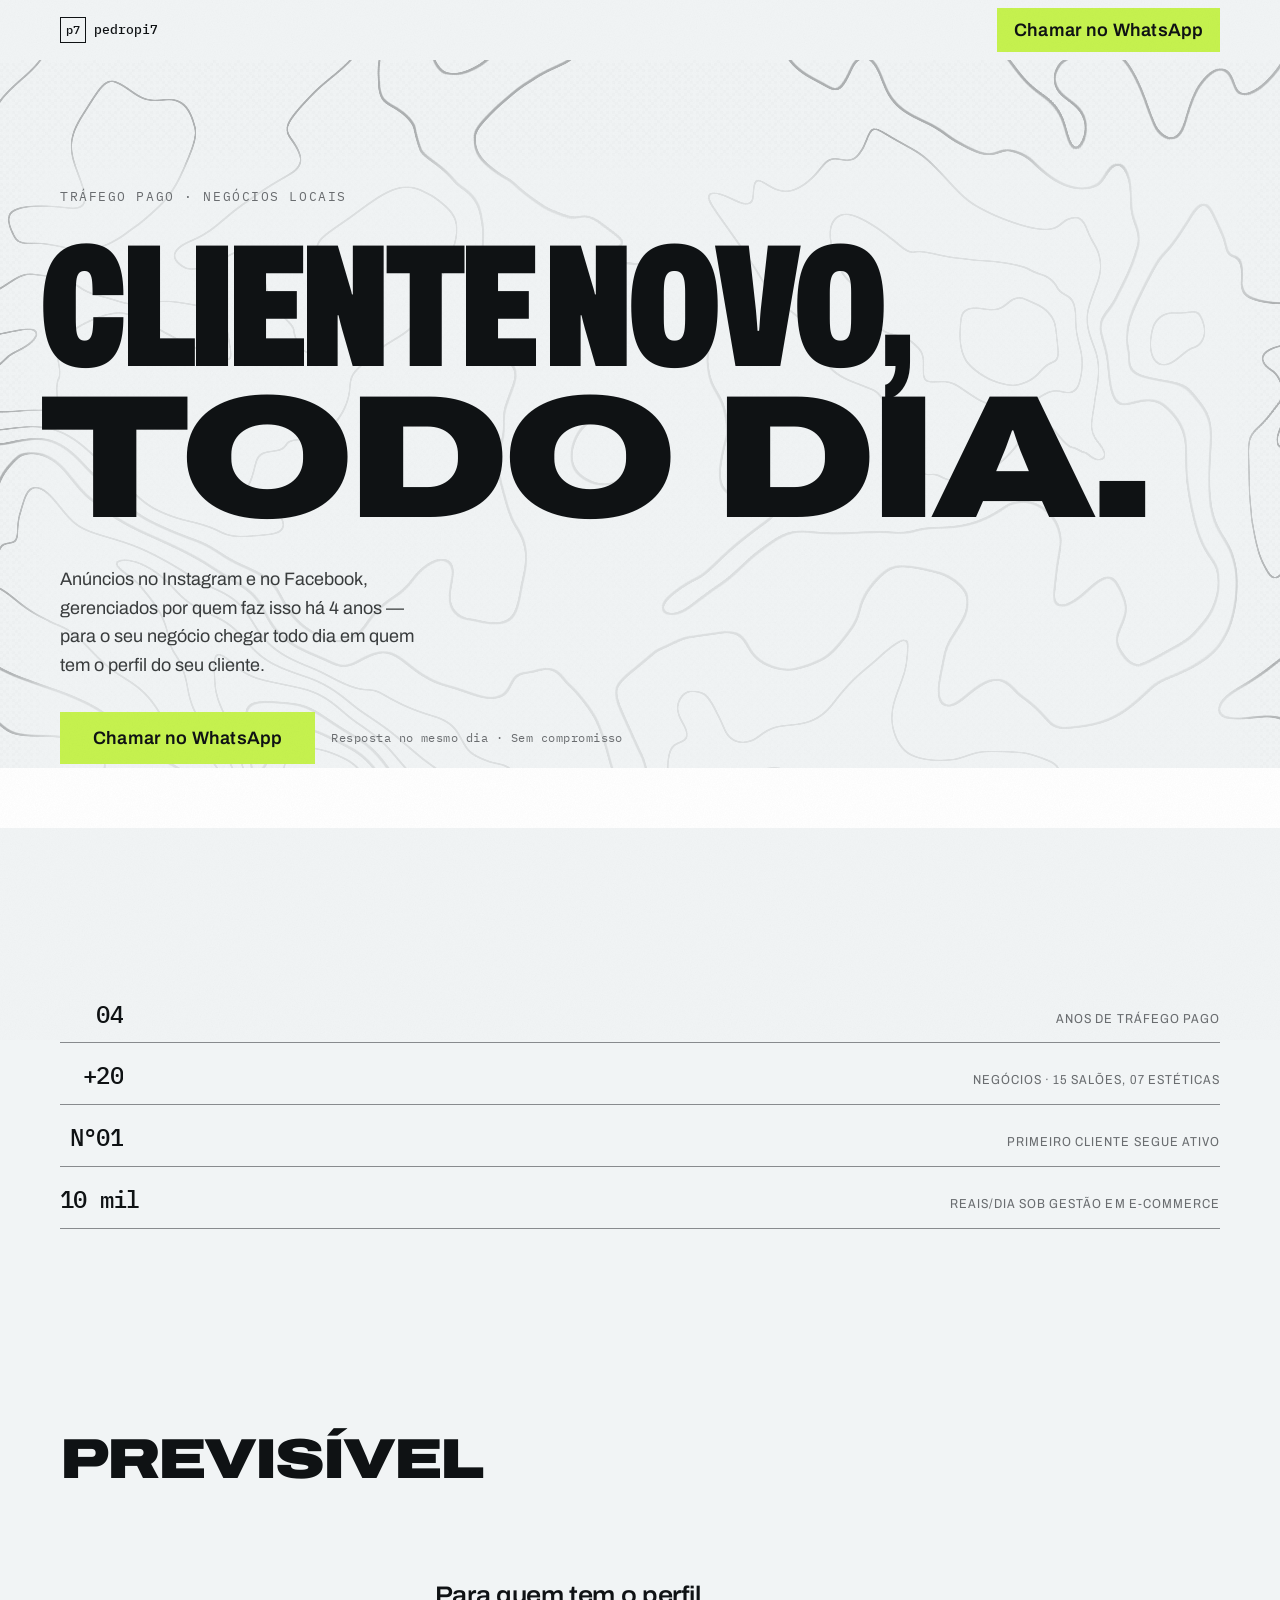
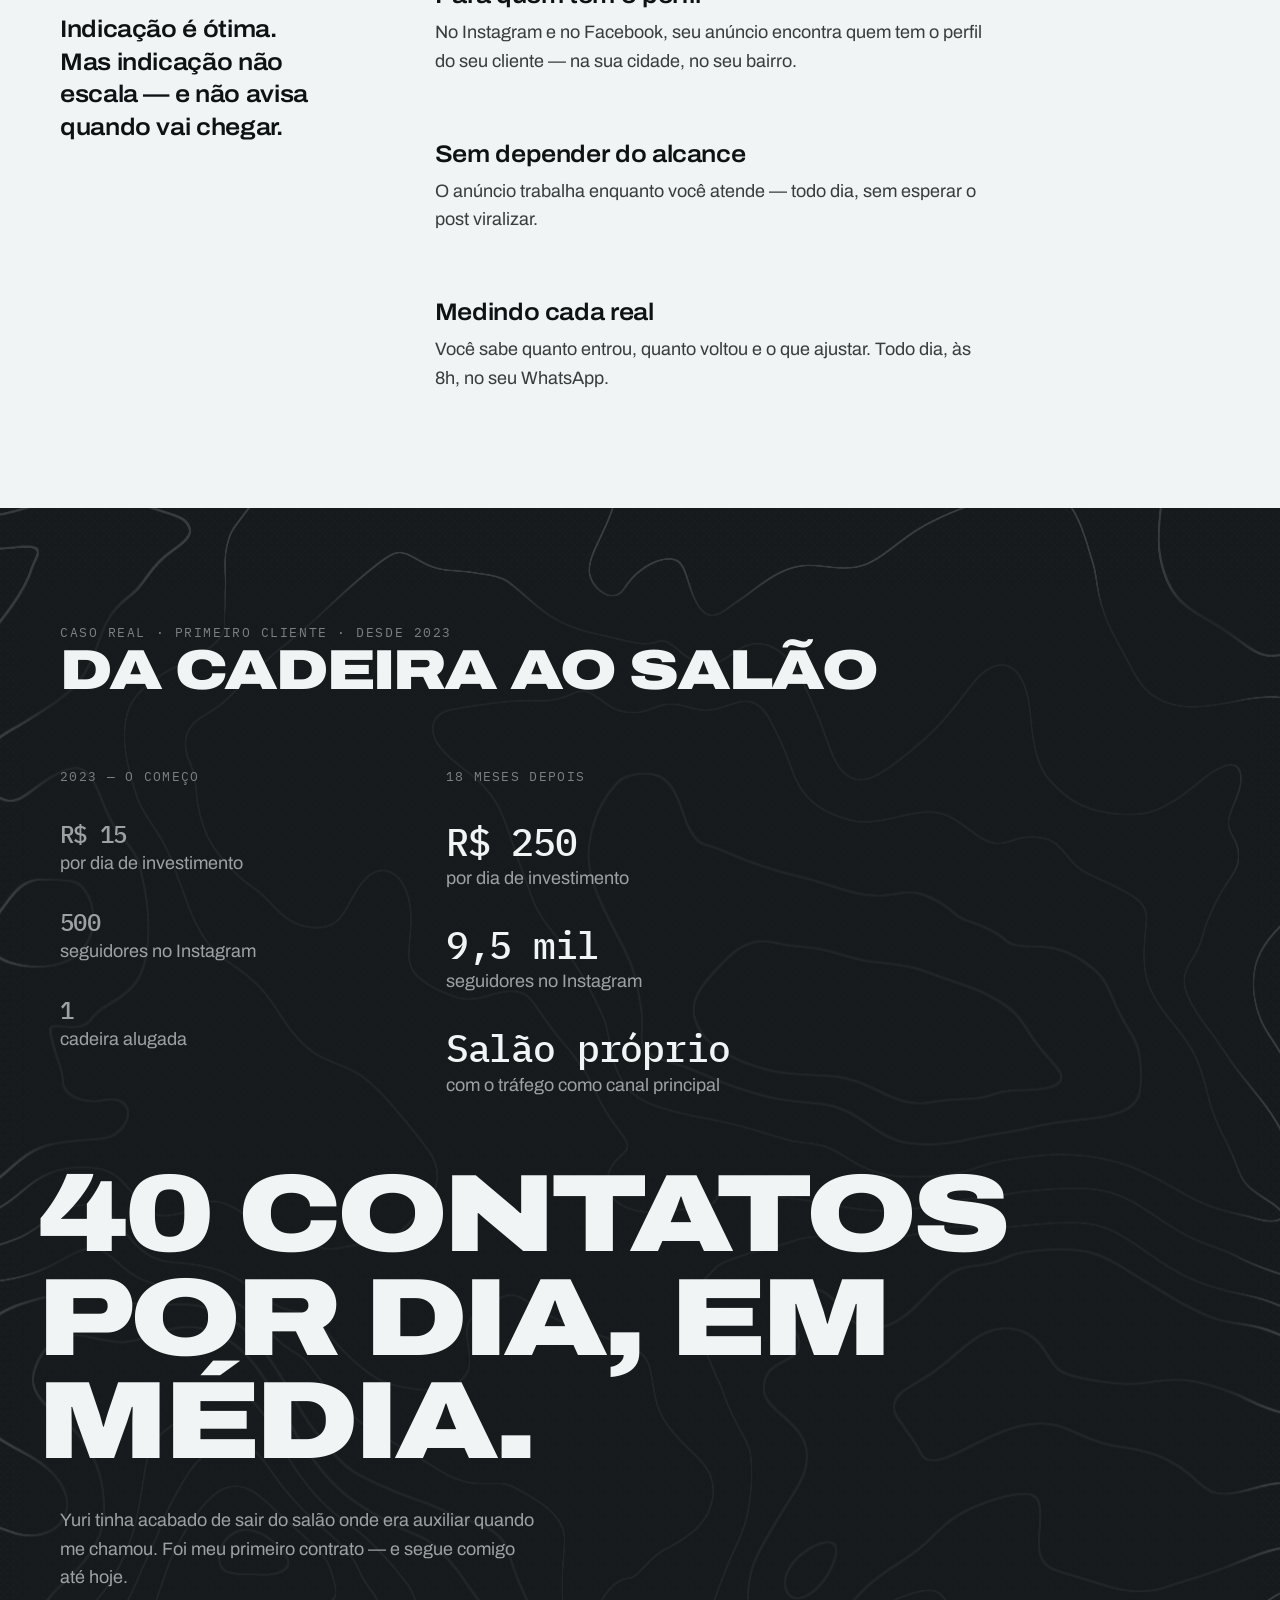
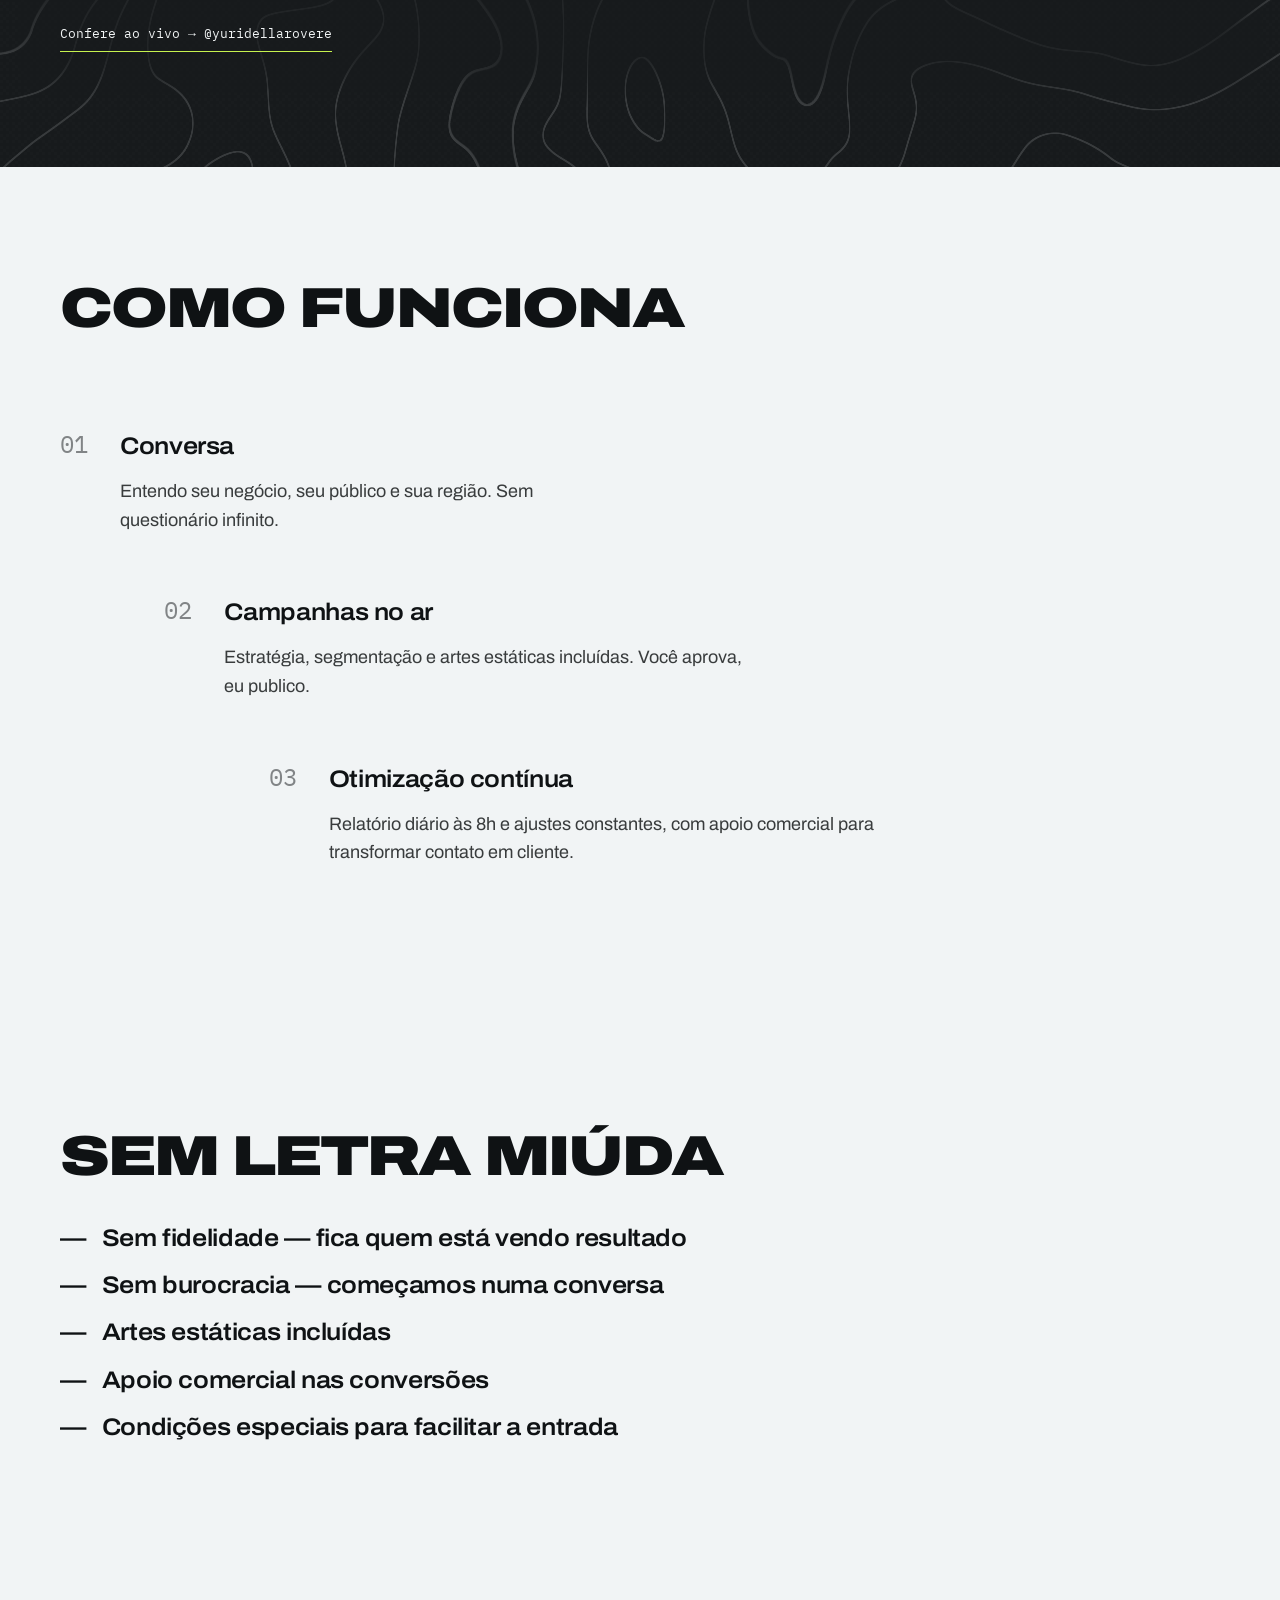
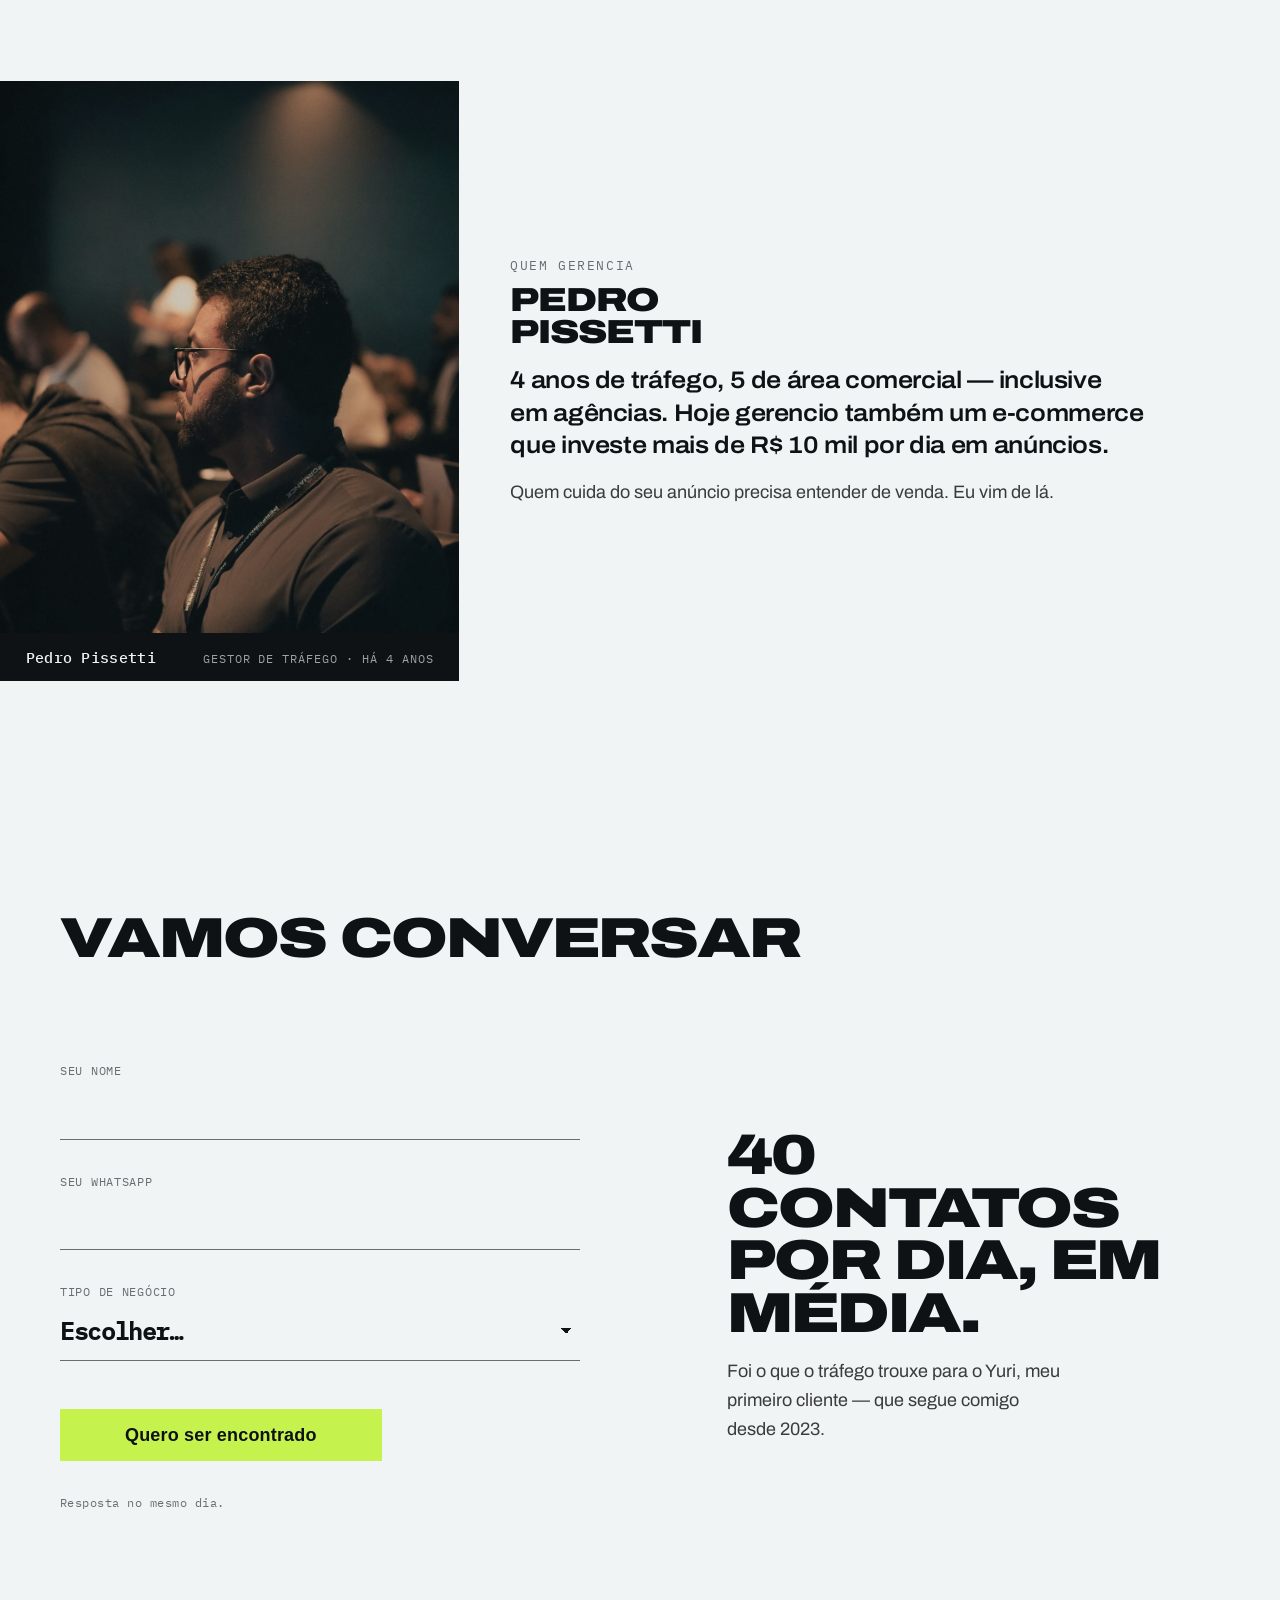
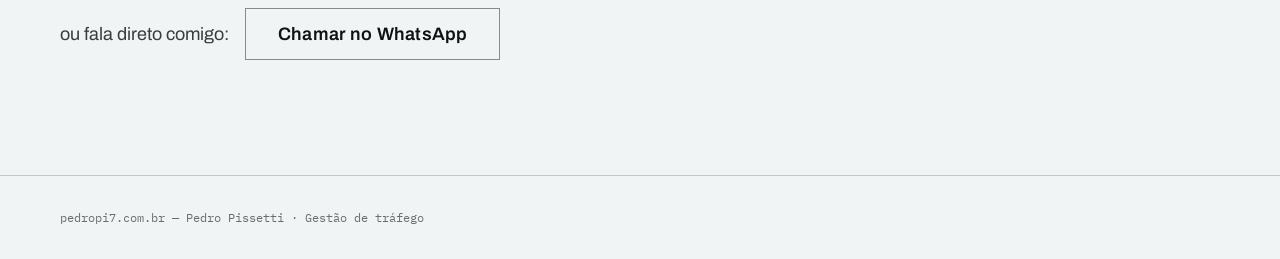
<file: index.html>
<!DOCTYPE html>
<html lang="pt-BR">
<head>
<meta charset="UTF-8">
<meta name="viewport" content="width=device-width, initial-scale=1.0">
<title>Pedro Pissetti — Tráfego pago para negócios locais</title>
<meta name="description" content="Anúncios no Instagram e no Facebook, gerenciados por quem faz isso há 4 anos. Cliente novo, todo dia.">
<link rel="canonical" href="https://pedropi7.com.br/">

<!-- Compartilhamento: sem isto o link colado no WhatsApp/Instagram aparece vazio,
     e o canal desta LP e justamente o Meta. A imagem e captura real da propria pagina. -->
<meta property="og:type" content="website">
<meta property="og:locale" content="pt_BR">
<meta property="og:site_name" content="pedropi7">
<meta property="og:url" content="https://pedropi7.com.br/">
<meta property="og:title" content="Cliente novo, todo dia. — Tráfego pago para negócios locais">
<meta property="og:description" content="Anúncios no Instagram e no Facebook gerenciados por quem faz isso há 4 anos. +20 negócios atendidos. Sem fidelidade, sem burocracia.">
<meta property="og:image" content="https://pedropi7.com.br/og.png">
<meta property="og:image:width" content="1200">
<meta property="og:image:height" content="630">
<meta property="og:image:alt" content="Cliente novo, todo dia — Pedro Pissetti, gestão de tráfego">
<meta name="twitter:card" content="summary_large_image">
<meta name="twitter:title" content="Cliente novo, todo dia.">
<meta name="twitter:description" content="Tráfego pago para negócios locais, por quem faz isso há 4 anos.">
<meta name="twitter:image" content="https://pedropi7.com.br/og.png">

<!-- ============================================================
     PIXEL DA META — FALTA O ID. Sem isto NAO HA rastreamento de
     conversao das campanhas que trazem trafego para esta pagina.
     Cole o seu ID no lugar de SEU_PIXEL_ID e descomente o bloco.
     Os dois cliques de conversao ja disparam Lead (ver o rodape).
<script>
!function(f,b,e,v,n,t,s){if(f.fbq)return;n=f.fbq=function(){n.callMethod?
n.callMethod.apply(n,arguments):n.queue.push(arguments)};if(!f._fbq)f._fbq=n;
n.push=n;n.loaded=!0;n.version='2.0';n.queue=[];t=b.createElement(e);t.async=!0;
t.src=v;s=b.getElementsByTagName(e)[0];s.parentNode.insertBefore(t,s)}(window,
document,'script','https://connect.facebook.net/en_US/fbevents.js');
fbq('init','SEU_PIXEL_ID'); fbq('track','PageView');
</script>
     ============================================================ -->

<link rel="icon" href="data:image/svg+xml,%3Csvg xmlns='http://www.w3.org/2000/svg' viewBox='0 0 64 64'%3E%3Crect width='64' height='64' fill='%230F1214'/%3E%3Ctext x='32' y='43' font-family='monospace' font-size='26' fill='%23F1F4F5' text-anchor='middle'%3Ep7%3C/text%3E%3C/svg%3E">
  <link rel="preload" as="font" type="font/woff2" href="fonts/archivo-var.woff2" crossorigin>
<link rel="stylesheet" href="base.css">
</head>
<body class="dir-c">
<div class="grao" aria-hidden="true"></div>
<header class="nav">
  <div class="container">
    <a class="nav__logo" href="#">pedropi7</a>
    <a class="btn btn--lima" href="https://wa.me/5549999129584?text=Oi%20Pedro!%20Quero%20saber%20mais%20sobre%20tr%C3%A1fego%20pago." target="_blank" rel="noopener">Chamar no WhatsApp</a>
  </div>
</header>

<main>
  <section class="hero" id="hero">
    <canvas class="campo hero__campo" aria-hidden="true"></canvas>
    <div class="container">
      <div id="hero-bloco">
      <p class="eyebrow">Tráfego pago · Negócios locais</p>
      <h1><span class="h1__a">Cliente novo,</span><span class="h1__b">todo dia.</span></h1>
      <p class="apoio">Anúncios no Instagram e no Facebook, gerenciados por quem faz isso há 4 anos — para o seu negócio chegar todo dia em quem tem o perfil do seu cliente.</p>
      <div class="hero__acao">
        <a class="btn btn--lima" href="https://wa.me/5549999129584?text=Oi%20Pedro!%20Quero%20saber%20mais%20sobre%20tr%C3%A1fego%20pago." target="_blank" rel="noopener">Chamar no WhatsApp</a>
        <span class="micro">Resposta no mesmo dia · Sem compromisso</span>
      </div>
      </div>
    </div>
  </section>

  <section class="regua" aria-label="Números">
    <div class="container">
      <div><b>04</b><span>anos de tráfego pago</span></div>
      <div><b>+20</b><span>negócios · 15 salões, 07 estéticas</span></div>
      <div><b>Nº01</b><span>primeiro cliente segue ativo</span></div>
      <div><b>10&nbsp;mil</b><span>reais/dia sob gestão em e-commerce</span></div>
    </div>
  </section>

  <section class="prev">
    <div class="container">
      <h2>Previsível</h2>
      <p class="lead" style="margin-top:var(--s3)">Indicação é ótima. Mas indicação não escala — e não avisa quando vai chegar.</p>
      <div class="trio">
        <div><h3>Para quem tem o perfil</h3><p>No Instagram e no Facebook, seu anúncio encontra quem tem o perfil do seu cliente — na sua cidade, no seu bairro.</p></div>
        <div><h3>Sem depender do alcance</h3><p>O anúncio trabalha enquanto você atende — todo dia, sem esperar o post viralizar.</p></div>
        <div><h3>Medindo cada real</h3><p>Você sabe quanto entrou, quanto voltou e o que ajustar. Todo dia, às 8h, no seu WhatsApp.</p></div>
      </div>
    </div>
  </section>

  <section class="case" id="caso">
    <canvas class="campo case__campo" aria-hidden="true"></canvas>
    <div class="container" id="caso-bloco">
      <p class="eyebrow">Caso real · primeiro cliente · desde 2023</p>
      <h2>Da cadeira ao salão</h2>
      <div class="case__grid">
        <div class="case__col case__antes">
          <i>2023 — o começo</i>
          <b>R$ 15</b><span>por dia de investimento</span>
          <b>500</b><span>seguidores no Instagram</span>
          <b>1</b><span>cadeira alugada</span>
        </div>
        <div class="case__col case__depois">
          <i>18 meses depois</i>
          <b data-conta="250" data-pre="R$ ">R$ 250</b><span>por dia de investimento</span>
          <b data-conta="9,5" data-pos=" mil">9,5 mil</b><span>seguidores no Instagram</span>
          <b>Salão próprio</b><span>com o tráfego como canal principal</span>
        </div>
      </div>
      <p class="case__pico"><span data-conta="40">40</span> contatos por dia, em média.</p>
      <p class="case__nota">Yuri tinha acabado de sair do salão onde era auxiliar quando me chamou. Foi meu primeiro contrato — e segue comigo até hoje.</p>
      <a class="case__link" href="https://www.instagram.com/yuridellarovere/" target="_blank" rel="noopener">Confere ao vivo → @yuridellarovere</a>
    </div>
  </section>

  <section>
    <div class="container">
      <h2>Como funciona</h2>
      <div class="passos">
        <div class="passo"><i>01</i><h3>Conversa</h3><p>Entendo seu negócio, seu público e sua região. Sem questionário infinito.</p></div>
        <div class="passo"><i>02</i><h3>Campanhas no ar</h3><p>Estratégia, segmentação e artes estáticas incluídas. Você aprova, eu publico.</p></div>
        <div class="passo"><i>03</i><h3>Otimização contínua</h3><p>Relatório diário às 8h e ajustes constantes, com apoio comercial para transformar contato em cliente.</p></div>
      </div>
    </div>
  </section>

  <section class="claro">
    <div class="container">
      <h2>Sem letra miúda</h2>
      <ul>
        <li>Sem fidelidade — fica quem está vendo resultado</li>
        <li>Sem burocracia — começamos numa conversa</li>
        <li>Artes estáticas incluídas</li>
        <li>Apoio comercial nas conversões</li>
        <li>Condições especiais para facilitar a entrada</li>
      </ul>
    </div>
  </section>

  <section class="quem">
    <div class="container">
      <figure>
        <img src="img/retrato.jpg" alt="Pedro Pissetti" width="800" height="1000" fetchpriority="high">
        <figcaption class="quem__placa"><b>Pedro Pissetti</b><span>Gestor de tráfego · há 4 anos</span></figcaption>
      </figure>
      <div>
        <p class="eyebrow">Quem gerencia</p>
        <p class="quem__nome" aria-hidden="true">Pedro<br>Pissetti</p>
        <p class="lead">4 anos de tráfego, 5 de área comercial — inclusive em agências. Hoje gerencio também um e-commerce que investe mais de R$ 10 mil por dia em anúncios.</p>
        <p class="apoio">Quem cuida do seu anúncio precisa entender de venda. Eu vim de lá.</p>
      </div>
    </div>
  </section>

  <section class="conversa">
    <div class="container">
      <h2>Vamos conversar</h2>
      <!-- Sem backend nesta fase: o submit abre o WhatsApp com os dados preenchidos.
           Quando o sistema expuser o endpoint de lead, este form posta lá. -->
      <form class="form" id="form">
        <label>Seu nome<input name="nome" autocomplete="name" required></label>
        <label>Seu WhatsApp<input name="zap" inputmode="tel" autocomplete="tel" required></label>
        <label>Tipo de negócio
          <select name="negocio" required aria-label="Tipo de negócio">
            <option value="" selected disabled>Escolher…</option>
            <option>Salão de beleza</option><option>Estética</option><option>Barbearia</option>
            <option>Clínica</option><option>Loja / e-commerce</option><option>Outro</option>
          </select>
        </label>
        <button class="btn btn--lima" type="submit">Quero ser encontrado</button>
        <span class="micro">Resposta no mesmo dia.</span>
      </form>
      <aside class="conversa__prova">
        <b>40 contatos por dia, em média.</b>
        <span>Foi o que o tráfego trouxe para o Yuri, meu primeiro cliente — que segue comigo desde 2023.</span>
      </aside>
      <div class="alt">
        <span class="apoio">ou fala direto comigo:</span>
        <a class="btn" href="https://wa.me/5549999129584?text=Oi%20Pedro!%20Quero%20saber%20mais%20sobre%20tr%C3%A1fego%20pago." target="_blank" rel="noopener">Chamar no WhatsApp</a>
      </div>
    </div>
  </section>
</main>

<!-- CTA na zona do polegar: no celular a nav some com o botao e ele vive aqui.
     Nunca ha momento sem CTA alcancavel — os dois nunca coexistem. -->
<div class="acao-fixa" id="acao-fixa">
  <a class="btn btn--lima" href="https://wa.me/5549999129584?text=Oi%20Pedro!%20Quero%20saber%20mais%20sobre%20tr%C3%A1fego%20pago." target="_blank" rel="noopener">Chamar no WhatsApp</a>
</div>

<footer class="footer">
  <div class="container">pedropi7.com.br — Pedro Pissetti · Gestão de tráfego</div>
</footer>

<script>
// Um lugar so para marcar conversao: quando o pixel existir, os dois caminhos
// (formulario e botao) reportam Lead. Sem pixel, nao faz nada e nao quebra.
const lead = origem => { if (typeof fbq === 'function') fbq('track','Lead',{content_name:origem}); };
for (const a of document.querySelectorAll('a[href*="wa.me"]'))
  a.addEventListener('click', () => lead('whatsapp'));

document.getElementById('form').addEventListener('submit', e => {
  e.preventDefault();
  lead('formulario');
  const d = new FormData(e.target);
  const txt = `Oi Pedro! Sou ${d.get('nome')} (${d.get('negocio')}). Quero saber mais sobre tráfego pago. Meu WhatsApp: ${d.get('zap')}`;
  const url = 'https://wa.me/5549999129584?text=' + encodeURIComponent(txt);
  // O navegador embutido do Instagram (WKWebView) pode nao implementar o delegate
  // de nova janela: open() devolve null e NADA acontece — sem erro, sem aviso.
  // A pessoa preencheu 3 campos e a pagina ficou parada. Este e o unico caminho
  // de conversao que depende de JS; os outros 3 sao <a href> nativos.
  const w = open(url, '_blank');
  if (!w) location.href = url;
});
</script>
<script src="toque.js" defer></script>
<script src="manchete.js" defer></script>
<script src="campo-lp.js" defer></script>
<script src="vida.js" defer></script>
<script src="digitos.js" defer></script>
<script src="conta.js" defer></script>
</body>
</html>
</file>
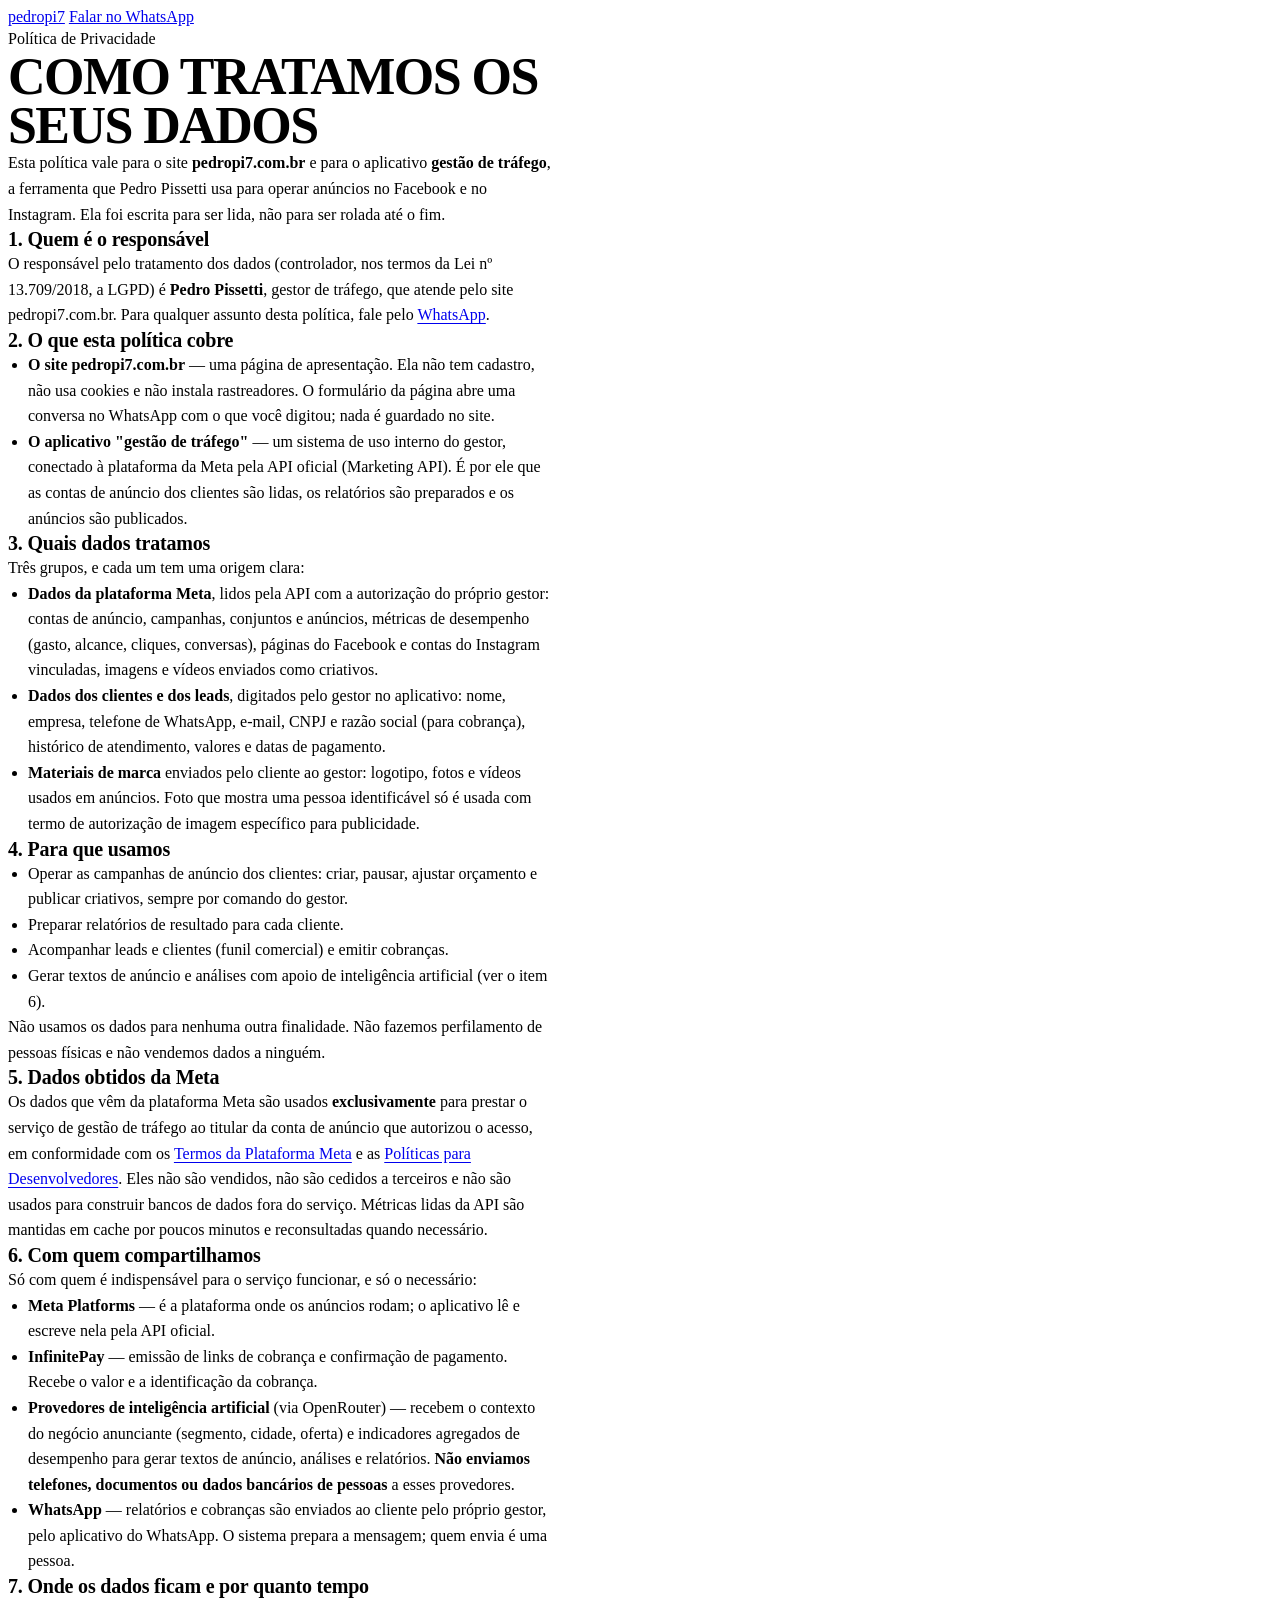
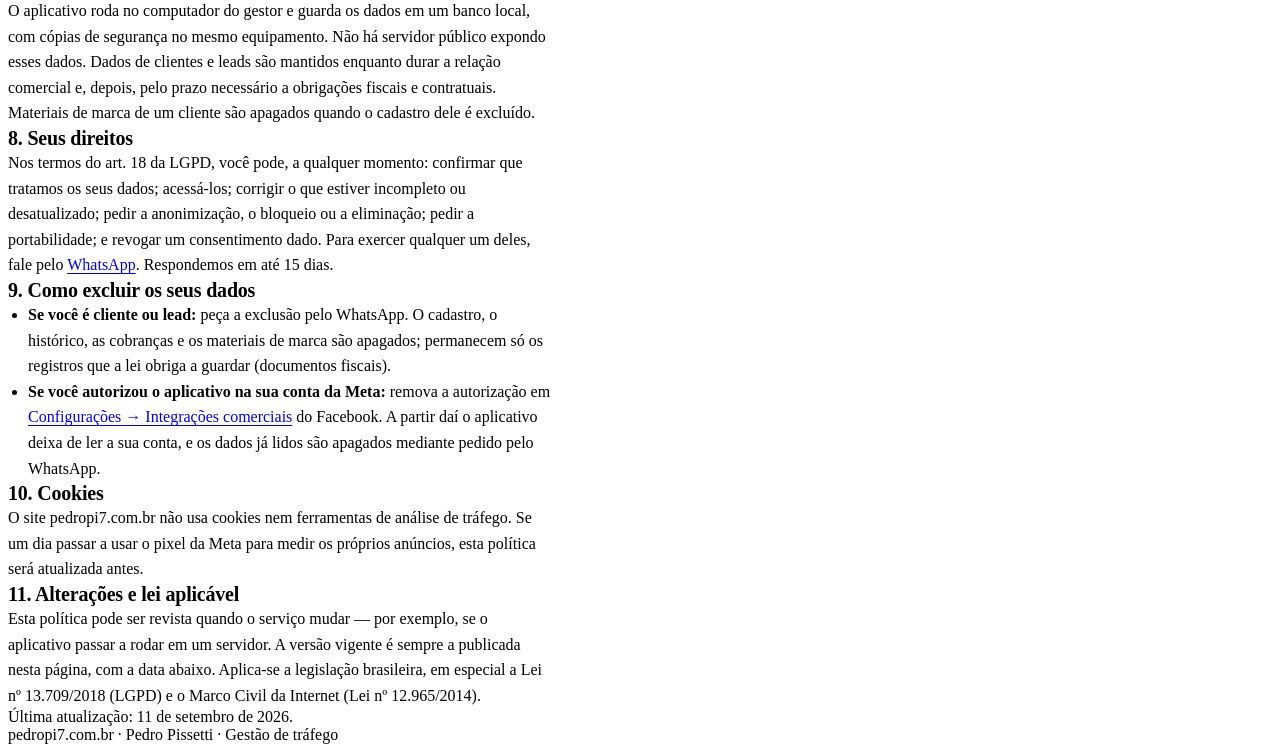
<file: privacidade.html>
<!DOCTYPE html>
<html lang="pt-BR">
<head>
<meta charset="UTF-8">
<meta name="viewport" content="width=device-width, initial-scale=1.0">
<title>Política de Privacidade — pedropi7</title>
<meta name="description" content="Como o site pedropi7.com.br e o aplicativo de gestão de tráfego tratam os seus dados, o que é lido da Meta e como pedir a exclusão.">
<link rel="canonical" href="https://pedropi7.com.br/privacidade">
<meta name="robots" content="index,follow">
<link rel="stylesheet" href="https://pedropi7.com.br/base.css">
<link rel="icon" href="data:image/svg+xml,%3Csvg xmlns='http://www.w3.org/2000/svg' viewBox='0 0 64 64'%3E%3Crect width='64' height='64' fill='%230F1214'/%3E%3Ctext x='32' y='42' font-family='monospace' font-size='30' font-weight='700' text-anchor='middle' fill='%23C6F24E'%3Epp%3C/text%3E%3C/svg%3E">
<style>
/* A escala do site é de manchete (display); um documento legal precisa da
   escala de leitura. Tudo escopado em .doc para não tocar no que base.css
   define para a LP. */
.doc{padding-top:calc(52px + var(--s4));padding-bottom:var(--s5)}
.doc .miolo{max-width:68ch}
.doc h1{font-size:clamp(2rem,1.4rem + 2.4vw,3.25rem);font-weight:900;font-stretch:125%;
  text-transform:uppercase;letter-spacing:-.03em;line-height:.95;margin:var(--s2) 0 var(--s3)}
.doc h2{font-size:1.25rem;font-weight:700;font-stretch:110%;text-transform:none;
  letter-spacing:-.01em;line-height:1.2;margin:var(--s4) 0 var(--s2)}
.doc p,.doc li{max-width:68ch;line-height:1.6}
.doc p{margin:0 0 var(--s2)}
.doc ul{padding-left:1.25rem;margin:0 0 var(--s2)}
.doc li{margin-bottom:var(--s1)}
.doc a{text-decoration:underline;text-underline-offset:.18em;text-decoration-color:var(--rule-control)}
.doc a:hover{text-decoration-color:currentColor}
.doc .micro{display:block;margin-top:var(--s3)}
.doc strong{font-weight:700}
</style>
</head>
<body class="dir-c">
<div class="grao" aria-hidden="true"></div>
<header class="nav">
  <div class="container">
    <a class="nav__logo" href="/">pedropi7</a>
    <a class="btn btn--lima" href="https://wa.me/5549999129584?text=Oi%20Pedro!%20Tenho%20uma%20d%C3%BAvida%20sobre%20privacidade." target="_blank" rel="noopener">Falar no WhatsApp</a>
  </div>
</header>

<main class="doc">
  <div class="container">
    <div class="miolo">
      <p class="eyebrow">Política de Privacidade</p>
      <h1>Como tratamos os seus dados</h1>
      <p class="apoio">Esta política vale para o site <strong>pedropi7.com.br</strong> e para o aplicativo <strong>gestão de tráfego</strong>, a ferramenta que Pedro Pissetti usa para operar anúncios no Facebook e no Instagram. Ela foi escrita para ser lida, não para ser rolada até o fim.</p>

      <h2>1. Quem é o responsável</h2>
      <p>O responsável pelo tratamento dos dados (controlador, nos termos da Lei nº 13.709/2018, a LGPD) é <strong>Pedro Pissetti</strong>, gestor de tráfego, que atende pelo site pedropi7.com.br. Para qualquer assunto desta política, fale pelo <a href="https://wa.me/5549999129584?text=Oi%20Pedro!%20Tenho%20uma%20d%C3%BAvida%20sobre%20privacidade." target="_blank" rel="noopener">WhatsApp</a>.</p>

      <h2>2. O que esta política cobre</h2>
      <ul>
        <li><strong>O site pedropi7.com.br</strong> — uma página de apresentação. Ela não tem cadastro, não usa cookies e não instala rastreadores. O formulário da página abre uma conversa no WhatsApp com o que você digitou; nada é guardado no site.</li>
        <li><strong>O aplicativo "gestão de tráfego"</strong> — um sistema de uso interno do gestor, conectado à plataforma da Meta pela API oficial (Marketing API). É por ele que as contas de anúncio dos clientes são lidas, os relatórios são preparados e os anúncios são publicados.</li>
      </ul>

      <h2>3. Quais dados tratamos</h2>
      <p>Três grupos, e cada um tem uma origem clara:</p>
      <ul>
        <li><strong>Dados da plataforma Meta</strong>, lidos pela API com a autorização do próprio gestor: contas de anúncio, campanhas, conjuntos e anúncios, métricas de desempenho (gasto, alcance, cliques, conversas), páginas do Facebook e contas do Instagram vinculadas, imagens e vídeos enviados como criativos.</li>
        <li><strong>Dados dos clientes e dos leads</strong>, digitados pelo gestor no aplicativo: nome, empresa, telefone de WhatsApp, e-mail, CNPJ e razão social (para cobrança), histórico de atendimento, valores e datas de pagamento.</li>
        <li><strong>Materiais de marca</strong> enviados pelo cliente ao gestor: logotipo, fotos e vídeos usados em anúncios. Foto que mostra uma pessoa identificável só é usada com termo de autorização de imagem específico para publicidade.</li>
      </ul>

      <h2>4. Para que usamos</h2>
      <ul>
        <li>Operar as campanhas de anúncio dos clientes: criar, pausar, ajustar orçamento e publicar criativos, sempre por comando do gestor.</li>
        <li>Preparar relatórios de resultado para cada cliente.</li>
        <li>Acompanhar leads e clientes (funil comercial) e emitir cobranças.</li>
        <li>Gerar textos de anúncio e análises com apoio de inteligência artificial (ver o item 6).</li>
      </ul>
      <p>Não usamos os dados para nenhuma outra finalidade. Não fazemos perfilamento de pessoas físicas e não vendemos dados a ninguém.</p>

      <h2>5. Dados obtidos da Meta</h2>
      <p>Os dados que vêm da plataforma Meta são usados <strong>exclusivamente</strong> para prestar o serviço de gestão de tráfego ao titular da conta de anúncio que autorizou o acesso, em conformidade com os <a href="https://developers.facebook.com/terms/" target="_blank" rel="noopener">Termos da Plataforma Meta</a> e as <a href="https://developers.facebook.com/devpolicy/" target="_blank" rel="noopener">Políticas para Desenvolvedores</a>. Eles não são vendidos, não são cedidos a terceiros e não são usados para construir bancos de dados fora do serviço. Métricas lidas da API são mantidas em cache por poucos minutos e reconsultadas quando necessário.</p>

      <h2>6. Com quem compartilhamos</h2>
      <p>Só com quem é indispensável para o serviço funcionar, e só o necessário:</p>
      <ul>
        <li><strong>Meta Platforms</strong> — é a plataforma onde os anúncios rodam; o aplicativo lê e escreve nela pela API oficial.</li>
        <li><strong>InfinitePay</strong> — emissão de links de cobrança e confirmação de pagamento. Recebe o valor e a identificação da cobrança.</li>
        <li><strong>Provedores de inteligência artificial</strong> (via OpenRouter) — recebem o contexto do negócio anunciante (segmento, cidade, oferta) e indicadores agregados de desempenho para gerar textos de anúncio, análises e relatórios. <strong>Não enviamos telefones, documentos ou dados bancários de pessoas</strong> a esses provedores.</li>
        <li><strong>WhatsApp</strong> — relatórios e cobranças são enviados ao cliente pelo próprio gestor, pelo aplicativo do WhatsApp. O sistema prepara a mensagem; quem envia é uma pessoa.</li>
      </ul>

      <h2>7. Onde os dados ficam e por quanto tempo</h2>
      <p>O aplicativo roda no computador do gestor e guarda os dados em um banco local, com cópias de segurança no mesmo equipamento. Não há servidor público expondo esses dados. Dados de clientes e leads são mantidos enquanto durar a relação comercial e, depois, pelo prazo necessário a obrigações fiscais e contratuais. Materiais de marca de um cliente são apagados quando o cadastro dele é excluído.</p>

      <h2>8. Seus direitos</h2>
      <p>Nos termos do art. 18 da LGPD, você pode, a qualquer momento: confirmar que tratamos os seus dados; acessá-los; corrigir o que estiver incompleto ou desatualizado; pedir a anonimização, o bloqueio ou a eliminação; pedir a portabilidade; e revogar um consentimento dado. Para exercer qualquer um deles, fale pelo <a href="https://wa.me/5549999129584?text=Oi%20Pedro!%20Quero%20exercer%20um%20direito%20sobre%20os%20meus%20dados." target="_blank" rel="noopener">WhatsApp</a>. Respondemos em até 15 dias.</p>

      <h2>9. Como excluir os seus dados</h2>
      <ul>
        <li><strong>Se você é cliente ou lead:</strong> peça a exclusão pelo WhatsApp. O cadastro, o histórico, as cobranças e os materiais de marca são apagados; permanecem só os registros que a lei obriga a guardar (documentos fiscais).</li>
        <li><strong>Se você autorizou o aplicativo na sua conta da Meta:</strong> remova a autorização em <a href="https://www.facebook.com/settings?tab=business_tools" target="_blank" rel="noopener">Configurações → Integrações comerciais</a> do Facebook. A partir daí o aplicativo deixa de ler a sua conta, e os dados já lidos são apagados mediante pedido pelo WhatsApp.</li>
      </ul>

      <h2>10. Cookies</h2>
      <p>O site pedropi7.com.br não usa cookies nem ferramentas de análise de tráfego. Se um dia passar a usar o pixel da Meta para medir os próprios anúncios, esta política será atualizada antes.</p>

      <h2>11. Alterações e lei aplicável</h2>
      <p>Esta política pode ser revista quando o serviço mudar — por exemplo, se o aplicativo passar a rodar em um servidor. A versão vigente é sempre a publicada nesta página, com a data abaixo. Aplica-se a legislação brasileira, em especial a Lei nº 13.709/2018 (LGPD) e o Marco Civil da Internet (Lei nº 12.965/2014).</p>

      <span class="micro">Última atualização: 11 de setembro de 2026.</span>
    </div>
  </div>
</main>

<footer class="footer">
  <div class="container">pedropi7.com.br · Pedro Pissetti · Gestão de tráfego</div>
</footer>
</body>
</html>
</file>
<file: base.css>
/* LP pedropi7 — direção C (Editorial) promovida a oficial em 13/ago.
 * Identidade: DESIGN.md v3 + regras do metodo (rubrica): escala com EVENTO
 * (1.5rem -> 8.5vw), 1 curva de easing, raio zero, mask nas bordas que somem. */

@font-face{font-family:"Archivo";src:url("fonts/archivo-var.woff2") format("woff2");
  font-weight:100 900;font-stretch:62% 125%;font-display:swap}
@font-face{font-family:"IBM Plex Mono";src:url("fonts/plex-mono-400.woff2") format("woff2");
  font-weight:400;font-display:swap}
@font-face{font-family:"IBM Plex Mono";src:url("fonts/plex-mono-500.woff2") format("woff2");
  font-weight:500;font-display:swap}

:root{
  --ink:#0F1214; --paper:#F1F4F5; --lima:#C6F24E;
  --bg:var(--ink); --text:var(--paper);
  --text-dim:#9ea1a4; --text-support:#7d8083;
  --rule:#3f4245; --rule-control:#606366;
  /* rampas por formula — cor perceptual, nao hex a mao */
  --tinta-04:color-mix(in oklch, var(--paper) 4%, var(--ink));
  --tinta-08:color-mix(in oklch, var(--paper) 8%, var(--ink));
  --tinta-14:color-mix(in oklch, var(--paper) 14%, var(--ink));
  --tinta-24:color-mix(in oklch, var(--paper) 24%, var(--ink));
  --lima-halo:color-mix(in oklch, var(--lima) 14%, transparent);
  --font-word:"Archivo",system-ui,sans-serif;
  --font-data:"IBM Plex Mono",ui-monospace,monospace;
  --maxw:1160px;
  --s1:8px; --s2:16px; --s3:32px; --s4:64px; --s5:128px;
  /* ESCALA COM EVENTO: para em 1.5rem e salta para o display */
  --t-micro:.75rem; --t-label:.8125rem; --t-body:clamp(1rem,.9rem + .4vw,1.125rem);
  --t-lead:1.5rem;
  /* 2o degrau de display: secao e nome compartilham, em vez de um clamp
     proprio cada — cada clamp novo e um tamanho a mais na contagem. */
  /* DEGRAU DE TITULO: h2, nome do Quem, numeros do caso — 63px em 1440.
     ERRO CORRIGIDO: eu tinha posto isso em 125px perseguindo o limiar de
     salto >= 5x da rubrica. O resultado foram NOVE elementos acima de 125px,
     cinco deles titulos de secao identicos: quando tudo e climax, nada e.
     O limiar de 5x e metrica de ESTUDIO — a propria rubrica registra que
     limiar unico entre arquetipos e invalido, e eu repeti o erro que
     documentei. Titulo de secao e navegacao, nao evento.
     O piso min() segue derivado por medicao: "CONVERSAR" e a palavra mais
     larga e cabe ate 0,1225 x a largura do container. */
  --t-display-2:clamp(min(2.2rem,calc(9.5vw - 4px)),4.4vw,4rem);
  /* O CLIMAX tem tamanho proprio, e e o UNICO. Antes o pico dividia degrau com
     os titulos de secao e a pagina ficava com cinco cartazes concorrendo. */
  --t-pico:clamp(2.6rem,8.6vw,8.2rem);
  --t-digit:clamp(2.6rem,7vw,6rem);
  --ease:cubic-bezier(.16,1,.3,1); --dur:220ms; --dur-l:420ms;
}

*,*::before,*::after{box-sizing:border-box;margin:0}
html{-webkit-text-size-adjust:100%;scroll-behavior:smooth;overflow-x:clip}
body{background:var(--bg);color:var(--text);font-family:var(--font-word);
  font-size:var(--t-body);line-height:1.6;overflow-x:clip}
img{max-width:100%;display:block;height:auto}
a{color:inherit;text-decoration:none}
/* Lima sobre papel mede 1,17:1 — o DESIGN.md publica esse numero como
   "invisivel" e proibe. Anel de foco e grafite no claro; lima so no escuro. */
:focus-visible{outline:2px solid var(--ink);outline-offset:3px}
.case :focus-visible{outline-color:var(--lima)}
::selection{background:var(--lima);color:var(--ink)}

.container{width:min(100% - 2.5rem,var(--maxw));margin-inline:auto}
section{padding-block:clamp(64px,9vw,128px)}

/* tipografia */
h1,h2{font-weight:900;font-stretch:125%;text-transform:uppercase;
  line-height:.95;letter-spacing:-.035em;text-wrap:balance;overflow-wrap:anywhere}
h1{font-size:var(--t-display-2)}
h2{font-size:var(--t-display-2)}
h3{font-weight:600;font-stretch:110%;font-size:var(--t-lead);line-height:1.2;
  letter-spacing:-.015em;text-wrap:balance}
.lead{font-weight:600;font-stretch:110%;font-size:var(--t-lead);line-height:1.35;
  letter-spacing:-.015em;max-width:44ch;text-wrap:balance}
p{max-width:56ch;text-wrap:pretty}
.eyebrow{font-family:var(--font-data);font-stretch:85%;font-size:var(--t-label);
  letter-spacing:.12em;text-transform:uppercase;color:var(--text-support)}
.apoio{color:var(--text-dim)}
.micro{font-family:var(--font-data);font-size:var(--t-micro);color:var(--text-support);
  letter-spacing:.04em}

/* CTA — 2 rotulos na pagina inteira */
.btn{display:inline-flex;align-items:center;justify-content:center;height:52px;
  padding:0 var(--s3);border:1px solid var(--rule-control);
  font-weight:600;font-size:var(--t-body);letter-spacing:.01em;cursor:pointer;
  /* 90ms na pressao: 220ms e lento demais para o toque — o dedo ja saiu antes
     de o botao responder. A borda pode continuar lenta. */
  transition:transform 90ms var(--ease),background 90ms var(--ease),
    border-color var(--dur) var(--ease);
  touch-action:manipulation}
/* (a) o estado PRIMEIRO — so depois se pode remover o realce nativo */
.btn:active{transform:scale(.97)}
.btn--lima:active{background:color-mix(in oklch, var(--lima) 82%, var(--ink))}
.case__link:active{opacity:.6}
/* (b) agora sim: o retangulo cinza arredondado do iOS contradiz raio zero e a
   paleta de tres cores. So sai porque ja existe substituto acima. */
a,button,label,select,input{-webkit-tap-highlight-color:transparent}
.btn--lima{background:var(--lima);border-color:var(--lima);color:var(--ink)}
@media(hover:hover) and (pointer:fine){
  .btn:hover{transform:translateY(-2px)}
  .btn--lima:hover{background:color-mix(in oklch, var(--lima) 88%, var(--paper))}
  .btn:not(.btn--lima):hover{border-color:var(--text)}
}

/* nav minima */
.nav{position:fixed;inset-inline:0;top:0;z-index:50;background:var(--bg);border-bottom:1px solid var(--tinta-14)}
.nav .container{display:flex;align-items:center;justify-content:space-between;height:60px}
.nav__logo{font-family:var(--font-data);font-weight:500;font-size:var(--t-label);
  display:inline-flex;align-items:center;min-height:44px}
.nav__logo::before{content:"p7";display:inline-grid;place-items:center;width:26px;height:26px;
  border:1px solid currentColor;margin-right:var(--s1);font-size:.75rem}
.nav .btn{height:44px;padding:0 var(--s2)}

/* heroi */
.hero{min-height:92svh;display:grid;align-items:end;position:relative;
  padding-block:calc(60px + var(--s4)) var(--s4);isolation:isolate}
.hero .container{position:relative;z-index:1}
.hero h1{margin-block:var(--s2) var(--s2)}
.hero .apoio{max-width:46ch}
.hero__acao{display:flex;align-items:center;gap:var(--s2);margin-top:var(--s3);flex-wrap:wrap}

/* regua de prova — plano unico com fio de 1px */
.regua{border-block:1px solid var(--rule)}
.regua .container{display:grid;grid-template-columns:repeat(4,minmax(0,1fr));gap:1px;
  background:var(--rule);border-inline:1px solid var(--rule);padding:0}
.regua div{background:var(--bg);padding:var(--s3) var(--s2)}
.regua b{display:block;font-family:var(--font-data);font-weight:500;font-size:var(--t-digit);
  line-height:1;letter-spacing:-.03em;font-variant-numeric:tabular-nums slashed-zero;
  text-wrap:nowrap}
.regua span{display:block;margin-top:var(--s1);font-stretch:85%;font-size:var(--t-label);
  letter-spacing:.08em;text-transform:uppercase;color:var(--text-support)}

/* previsivel — 3 blocos */
.trio{display:grid;grid-template-columns:repeat(3,minmax(0,1fr));gap:var(--s3);margin-top:var(--s4)}
.trio h3{border-top:1px solid var(--rule-control);padding-top:var(--s2)}
.trio p{margin-top:var(--s1);color:var(--text-dim)}

/* case Yuri — prova em dados, sem caixa: a hierarquia conta a historia.
   O ANTES e menor e apagado; o DEPOIS e grande; o pico vira manchete. */
.case{background:var(--tinta-04)}
.case__grid{display:grid;grid-template-columns:minmax(0,1fr) minmax(0,1.35fr);
  gap:var(--s4);margin-top:var(--s4);align-items:start;max-width:820px}
.case__col i{font-style:normal;font-family:var(--font-data);font-size:var(--t-label);
  letter-spacing:.1em;text-transform:uppercase;color:var(--text-support)}
.case__col b{display:block;font-family:var(--font-data);font-weight:500;
  font-size:clamp(1.8rem,3vw,2.9rem);line-height:1.05;letter-spacing:-.03em;margin-top:var(--s3);
  font-variant-numeric:tabular-nums slashed-zero;text-wrap:nowrap}
.case__col span{display:block;color:var(--text-dim);margin-top:2px}
.case__antes b{font-size:var(--t-lead);color:var(--text-dim)}
/* 14,51:1 sobre grafite — identico ao lima, sem roubar o papel de acao.
   A coluna "depois" vence a "antes" por escala (63px contra 24px). */
.case__depois b{color:var(--paper)}
.case__pico{margin-top:var(--s4);font-weight:900;font-stretch:125%;text-transform:uppercase;
  font-size:var(--t-pico);line-height:.94;letter-spacing:-.035em;max-width:none;
  width:100vw;margin-inline:calc(50% - 50vw);padding-inline:clamp(20px,3vw,48px)}
.case__nota{margin-top:var(--s3);color:var(--text-dim);max-width:48ch}
.case__link{display:inline-flex;align-items:center;min-height:44px;margin-top:var(--s2);padding-block:12px;font-family:var(--font-data);
  font-size:var(--t-label);border-bottom:1px solid var(--lima);padding-bottom:2px}

/* passos */
.passos{display:grid;grid-template-columns:repeat(3,minmax(0,1fr));gap:1px;
  background:var(--rule);border:1px solid var(--rule);margin-top:var(--s4)}
.passo{background:var(--bg);padding:var(--s3) var(--s2);position:relative}
.passo::before{content:"";position:absolute;inset-block-start:0;inset-inline:0;height:2px;
  background:var(--lima);transform:scaleX(0);transform-origin:left;
  transition:transform var(--dur) var(--ease)}
@media(hover:hover) and (pointer:fine){.passo:hover::before{transform:scaleX(1)}}
.passo i{font-style:normal;font-family:var(--font-data);font-size:var(--t-label);
  color:var(--text-support)}
.passo h3{margin-block:var(--s2) var(--s1)}
.passo p{color:var(--text-dim)}

/* sem letra miuda */
.claro ul{list-style:none;padding:0;margin-top:var(--s3);max-width:64ch}
.claro li{padding:var(--s2) 0;border-top:1px solid var(--rule);display:flex;gap:var(--s2)}
.claro li::before{content:"—";color:var(--ink);flex:0 0 auto}

/* quem */
.quem .container{display:grid;grid-template-columns:minmax(0,.9fr) minmax(0,1.4fr);
  gap:var(--s4);align-items:center}
.quem figure{margin:0;aspect-ratio:4/5;overflow:hidden;border:1px solid var(--rule-control)}
.quem img{width:100%;height:100%;object-fit:cover;object-position:center 25%;
  filter:saturate(.55) contrast(1.03)}
.quem .lead{margin-top:var(--s2)}
.quem .apoio{margin-top:var(--s2)}

/* conversao */
.conversa{border-top:1px solid var(--rule)}
.form{display:grid;gap:var(--s2);max-width:520px;margin-top:var(--s3)}
.form label{display:grid;gap:6px;font-family:var(--font-data);font-size:var(--t-micro);
  letter-spacing:.06em;text-transform:uppercase;color:var(--text-support)}
.form input,.form select{height:52px;background:var(--tinta-04);border:1px solid var(--rule-control);
  color:var(--text);padding:0 var(--s2);font:inherit;border-radius:0;
  transition:border-color var(--dur) var(--ease)}
.form input:focus,.form select:focus{border-color:var(--lima)}
.form .btn{margin-top:var(--s1)}
.alt{margin-top:var(--s3);display:flex;align-items:center;gap:var(--s2);flex-wrap:wrap}

.footer{border-top:1px solid var(--rule);padding-block:var(--s3);
  color:var(--text-support);font-family:var(--font-data);font-size:var(--t-micro)}

/* fades por mascara — borda que some e mascara, nao gradiente por cima */
.fade-b{mask-image:linear-gradient(180deg,#000 78%,transparent)}

/* ====== DIRECAO C — EDITORIAL: papel dominante, retrato, temperatura humana ====== */
.dir-c{--bg:var(--paper);--text:var(--ink);
  --text-dim:#393c3d;--text-support:#6a6d70;
  --rule:#c1c7cc;--rule-control:#888b8e;
  --tinta-04:color-mix(in oklch, var(--ink) 4%, var(--paper));
  --tinta-08:color-mix(in oklch, var(--ink) 8%, var(--paper));
  --tinta-14:color-mix(in oklch, var(--ink) 12%, var(--paper))}
.dir-c .nav{background:var(--paper)}
.dir-c .hero{display:grid;align-items:end}
.dir-c .hero .container{display:grid;grid-template-columns:minmax(0,1.5fr) minmax(0,1fr);
  gap:var(--s4);align-items:end}
.dir-c .hero figure{margin:0;aspect-ratio:4/5;overflow:hidden}
.dir-c .hero img{width:100%;height:100%;object-fit:cover;object-position:center 25%;
  filter:saturate(.55) contrast(1.03)}
.dir-c .case{background:var(--ink);color:var(--paper);
  --text-dim:#9ea1a4;--text-support:#7d8083;border-color:var(--ink)}
.dir-c .regua .container>div,.dir-c .passo{background:var(--paper)}

@media(max-width:860px){
  .regua .container{grid-template-columns:repeat(2,minmax(0,1fr))}
  .trio,.passos,.case__grid{grid-template-columns:minmax(0,1fr)}
  .quem .container,.dir-c .hero .container{grid-template-columns:minmax(0,1fr)}
  .dir-c .hero figure{max-width:320px}
  .hero{min-height:auto}
}

@media(prefers-reduced-motion:reduce){
  html{scroll-behavior:auto}
  *,*::before,*::after{transition-duration:1ms !important;animation:none !important}
}

/* ====== DES-SISTEMATIZACAO DA C (escolha do Pedro, 13/ago) ======
   O que saiu: fio de 1px, celula, moldura — a gramatica de painel.
   O que entrou: assimetria, escala, ritmo e espaco. A copy nao mudou. */

/* heroi: o retrato invade a secao seguinte — sobreposicao editorial */
.dir-c .hero figure{margin-bottom:calc(-1*var(--s5));position:relative;z-index:2}
.dir-c .hero h1{font-size:clamp(2.4rem,8.5vw,6.4rem)}

/* regua: numeros soltos no papel, sem moldura */
.dir-c .regua{border:0}
.dir-c .regua .container{display:flex;flex-wrap:wrap;gap:var(--s3) var(--s5);
  background:none;border:0;padding-top:var(--s4)}
.dir-c .regua .container>div{background:none;padding:0}

/* previsivel: lead ancorado a esquerda, pontos escorrendo a direita */
.dir-c .prev .container{display:grid;grid-template-columns:minmax(0,1fr) minmax(0,1.1fr);
  gap:var(--s3) var(--s4)}
.dir-c .prev h2{grid-column:1/-1}
.dir-c .prev .lead{position:sticky;top:calc(60px + var(--s3));align-self:start;margin-top:0}
.dir-c .prev .trio{display:block;margin-top:0}
.dir-c .prev .trio div + div{margin-top:var(--s4)}
.dir-c .prev .trio h3{border:0;padding:0}

/* passos: degraus deslocados, numero como cifra fantasma — nada de celula */
.dir-c .passos{display:block;background:none;border:0}
.dir-c .passo{background:none;padding:var(--s3) 0;display:grid;
  grid-template-columns:auto minmax(0,1fr);gap:var(--s1) var(--s3);align-items:start;max-width:52rem}
.dir-c .passo i{grid-row:1/3}
.dir-c .passo h3,.dir-c .passo p{grid-column:2;text-align:left}
.dir-c .passo::before{display:none}
.dir-c .passo i{font-family:var(--font-data);font-size:var(--t-lead);line-height:1;
  color:color-mix(in oklch, var(--ink) 45%, var(--paper))}
/* 22% dava 1,73:1 — invisivel, e parte do que fazia a secao parecer "texto
   plotado". 45% mede 3,41:1: passa o limiar de texto grande (3:1, e a cifra
   tem 51px) e continua muito abaixo do titulo (16,97:1), entao segue
   secundaria. Lima aqui nao serve: 1,17:1 sobre papel. */
.dir-c .passo h3{margin-top:0}
.dir-c .passo:nth-child(2){margin-left:9%}
.dir-c .passo:nth-child(3){margin-left:18%}

/* sem letra miuda: manifesto, nao tabela */
.dir-c .claro li{border:0;padding:var(--s1) 0;font-weight:600;font-stretch:110%;
  font-size:var(--t-lead);letter-spacing:-.015em;line-height:1.3}

/* quem e conversa: sem moldura no retrato, sem fio de abertura */
.dir-c .quem figure{border:0}
.dir-c .conversa{border-top:0}
.dir-c .nav{border-bottom:0}

@media(max-width:860px){
  .dir-c .hero figure{margin-bottom:0}
  .dir-c .regua .container{gap:var(--s3)}
  .dir-c .prev .container{grid-template-columns:minmax(0,1fr)}
  .dir-c .prev .lead{position:static}
  .dir-c .passo:nth-child(2),.dir-c .passo:nth-child(3){margin-left:0}
}

/* ============ PLANO VISUAL — itens 1, 2 e 4 ============
   Conceito: a pagina prova a promessa antes de explica-la.
   Vazio so existe com contrapeso; cada secao muda a relacao titulo<->corpo. */

/* [1] HEROI — a foto saiu; o contraste de EIXO assume.
   "Cliente novo," condensada (62) contra "todo dia." expandida (125): a tensao
   entre as duas larguras E o design, e o eixo wdth e a assinatura da marca (D9).
   Sangria total: o tipo toca as duas bordas da viewport, nao o container. */
.dir-c .hero .container{display:block}
.dir-c .hero h1{
  width:100vw;margin-inline:calc(50% - 50vw);padding-inline:clamp(20px,3vw,48px);
  font-size:clamp(2.6rem,13.5vw,13rem);line-height:.86;letter-spacing:-.045em;
  margin-block:clamp(16px,2vw,28px) clamp(20px,2.4vw,36px)}
.dir-c .h1__a,.dir-c .h1__b{display:block;white-space:nowrap;line-height:.86}
.dir-c .h1__a{font-stretch:62%}
.dir-c .h1__b{font-stretch:125%}
/* o subtitulo e o CTA ancoram embaixo, em coluna estreita: contrapeso do tipo */
.dir-c .hero .apoio{max-width:38ch}

/* [2] PREVISIVEL — o buraco do canto inferior esquerdo vira o TITULO.
   O h2 desce para a coluna da esquerda e acompanha a leitura; o vazio deixa de
   existir porque ganha conteudo. Inverte a relacao titulo<->corpo do heroi:
   la o titulo e evento horizontal, aqui e ancora vertical. */
.dir-c .prev .container{grid-template-columns:minmax(0,.55fr) minmax(0,1.45fr);
  gap:var(--s3) clamp(32px,6vw,96px)}
/* Tentei o titulo VERTICAL para ocupar a altura da coluna. Media 938px e
   estourava em viewport curta, alem de ler de baixo para cima. Descartado:
   nao vale o risco, e forcava um tamanho fora da escala consolidada.
   O buraco do canto foi resolvido por GEOMETRIA — a coluna da esquerda
   encolheu para 0,55fr, entao nao sobra area morta para preencher. O titulo
   volta a ser cartaz de largura total, no degrau unico, como as outras secoes. */
.dir-c .prev h2{grid-column:1/-1;font-size:var(--t-display-2);
  line-height:.92;margin:0 0 var(--s4);overflow-wrap:normal}
/* o lead ancora na coluna estreita e acompanha a leitura dos 3 argumentos */
.dir-c .prev .lead{grid-column:1;position:sticky;top:calc(60px + var(--s3));
  align-self:start;margin:0}
.dir-c .prev .trio{grid-column:2;margin-top:0}

/* [4] QUEM GERENCIA — a unica foto da pagina, tratada com elegancia.
   Sangra pela borda esquerda da viewport, recorte ALTO (nao quadrado), sem
   moldura; o nome em display sobrepoe a borda direita dela. D11 respeitada:
   so gradacao de cor sobre conteudo figurativo, nenhum efeito generativo. */
.dir-c .quem .container{grid-template-columns:minmax(0,.72fr) minmax(0,1.28fr);
  gap:clamp(24px,4vw,72px);align-items:center}
/* A sangria vai ate a BORDA DO CONTAINER, nao ate meia viewport: com
   calc(50% - 50vw) a figura chegava a 1010x702 — mais de dois tercos da tela.
   Agora ela cobre exatamente a margem esquerda do container e mais nada. */
.dir-c .quem{--sangra:max(20px,(100vw - var(--maxw))/2)}
.dir-c .quem figure{margin-left:calc(-1 * var(--sangra));
  width:calc(100% + var(--sangra));position:relative;
  height:min(68vh,600px)}
.dir-c .quem img{object-position:center 22%}
/* o nome sai de cima da foto (lia como bug em tela larga) — a FICHA na foto
   e quem faz o encaixe agora; o nome no texto e titulo, nao cartaz */
.dir-c .quem__nome{font-weight:900;font-stretch:125%;text-transform:uppercase;
  font-size:clamp(1.8rem,2.6vw,2.6rem);line-height:.95;letter-spacing:-.03em;
  margin:var(--s1) 0 var(--s2);max-width:none}
.dir-c .quem .lead{margin-top:0}

@media(max-width:860px){
  /* 12vw dava 46,8px em 390 e a amplitude do mobile ficava em 3,92x — abaixo
     do pior concorrente medido no corpus. O manchete.js dimensiona pela medida,
     entao aqui so o TETO importa; o piso protege telas muito estreitas. */
  .dir-c .hero h1{font-size:clamp(2.6rem,16vw,5rem)}
  .dir-c .prev h2{margin-bottom:var(--s3)}
  .dir-c .prev .lead,.dir-c .prev .trio{grid-column:1/-1}
  /* minha regra .dir-c .quem .container (0,3,0) vencia a do base (0,2,0), entao a
     secao seguia em 2 colunas no celular e a sangria calculava sobre 163px —
     jogando a figura para -93px e criando rolagem horizontal. */
  .dir-c .quem .container{grid-template-columns:minmax(0,1fr)}
  .dir-c .quem figure{margin-left:calc(50% - 50vw);width:100vw;height:min(56vh,420px);max-width:none}
  .dir-c .quem__nome{margin-left:0}
}

/* [3] REGUA — razao contabil (lab T5). Quatro numeros soltos com vazio a
   direita liam como "numero seco". Agora sentam numa PAUTA.
   A linha e ::after de CADA faixa, nao um gradiente de fundo: gradiente
   depende de fase e eu o coloquei fora de fase duas vezes. Preso a faixa,
   nao tem como desalinhar. A mascara vive so na linha, entao o texto
   nao desbota junto. */
.dir-c .regua{position:relative;padding-block:clamp(48px,7vw,96px)}
.dir-c .regua .container{display:block}
.dir-c .regua .container>div{position:relative;background:none;padding:0 0 14px;
  display:flex;align-items:baseline;justify-content:space-between;
  gap:clamp(16px,3vw,40px);margin-top:20px}
.dir-c .regua .container>div::after{content:"";position:absolute;inset-block-end:0;inset-inline:0;
  height:1px;background:#888b8e;
  mask-image:linear-gradient(90deg,#000 0 100%)}
/* a pauta encurta a cada linha: o olho desce em diagonal ate o ultimo numero */
.dir-c .regua b{font-size:var(--t-lead);line-height:1;margin:0;
  min-width:4.5ch;text-align:right}
.dir-c .regua span{margin:0;font-size:var(--t-label);text-align:right;flex:0 0 auto}

@media(max-width:860px){
  .dir-c .regua .container>div{flex-wrap:wrap;gap:2px 14px}
  .dir-c .regua .container>div::after,.dir-c .regua .container>div:nth-child(n)::after{
    mask-image:linear-gradient(90deg,#000 0 88%,transparent 96%)}
  .dir-c .regua b{min-width:max-content;flex:0 0 auto;text-align:left}
}
}

/* [5] PASSOS — fio ligando as cifras: o processo tem comeco e fim. */
.dir-c .passos{position:relative}
.dir-c .passo{position:relative}
.dir-c .passo:not(:last-child)::after{content:"";position:absolute;
  inset-block:calc(var(--s3) + 1.4em) calc(-1 * var(--s3));
  inset-inline-start:.55em;width:1px;
  background:#888b8e}

/* [6] FORMULARIO — so a linha de baixo. Caixa era a ultima gramatica de
   sistema que restava na pagina; sublinhado parece preencher 3 linhas,
   nao 3 formularios. */
.dir-c .form{gap:var(--s3)}
.dir-c .form label{gap:0;position:relative}
.dir-c .form input,.dir-c .form select{
  height:auto;padding:10px 0;background:none;border:0;
  border-bottom:1px solid #6a6d70;
  font-size:var(--t-lead);font-weight:600;font-stretch:110%;letter-spacing:-.015em;
  color:var(--ink);transition:border-color var(--dur) var(--ease)}
.dir-c .form input:focus,.dir-c .form select:focus{border-bottom-color:var(--ink);
  border-bottom-width:2px;padding-bottom:9px;
  outline:2px solid var(--ink);outline-offset:4px}
.dir-c .form select{appearance:none;background-image:none}
.dir-c .form .btn{margin-top:var(--s2);justify-self:start;padding-inline:var(--s4)}

/* [4b] o nome sobrepoe mais a foto agora que ela encolheu */
.dir-c .quem__nome{margin-left:0}

@media(max-width:860px){
  .dir-c .quem figure{aspect-ratio:4/5;height:auto}
  .dir-c .passo:not(:last-child)::after{display:none}
}

/* revelacao do numero: mascara que corre, valor sempre verdadeiro no DOM */
.revela{display:inline-block;
  mask-image:linear-gradient(90deg,#000 0 0%,transparent 0% 100%);
  mask-size:100% 100%;
  transition:mask-image 900ms var(--ease)}
.revela.revelado{mask-image:linear-gradient(90deg,#000 0 100%,transparent 100% 100%)}
@supports not (mask-image:linear-gradient(#000,#000)){.revela{mask-image:none}}

/* A metade direita do formulario ficava vazia a partir de ~860px — justamente
   onde o visitante decide. Recebe a prova mais forte da pagina, repetida como
   lembrete. Copy ja aprovada, nada inventado. */
.dir-c .conversa .container{display:grid;grid-template-columns:minmax(0,1fr);gap:var(--s4)}
.conversa__prova{display:none}
@media(min-width:860px){
  .dir-c .conversa .container{grid-template-columns:minmax(0,1.1fr) minmax(0,.9fr);
    align-items:start}
  .dir-c .conversa h2{grid-column:1/-1}
  .conversa__prova{display:block;align-self:center;padding-top:var(--s3)}
  .conversa__prova b{display:block;font-weight:900;font-stretch:125%;text-transform:uppercase;
    font-size:clamp(2rem,4.4vw,4rem);line-height:.94;letter-spacing:-.035em}
  .conversa__prova span{display:block;margin-top:var(--s2);color:var(--text-dim);max-width:34ch}
}

/* ===== CAMADA VIVA (lp-camada-viva.md) ===== */
/* campo de tinta atras do heroi — o canvas pinta o proprio papel */
.hero__campo{position:absolute;inset:0;width:100%;height:100%;z-index:0;pointer-events:none}

/* grao: o papel liso vira superficie */
.grao{position:fixed;inset:-140px;pointer-events:none;z-index:60;
  opacity:.05;mix-blend-mode:multiply;background-repeat:repeat;
  background-image:url("data:image/svg+xml,%3Csvg xmlns='http://www.w3.org/2000/svg' width='256' height='256'%3E%3Cfilter id='n'%3E%3CfeTurbulence type='fractalNoise' baseFrequency='0.85' numOctaves='4' stitchTiles='stitch'/%3E%3CfeColorMatrix type='saturate' values='0'/%3E%3C/filter%3E%3Crect width='256' height='256' filter='url(%23n)'/%3E%3C/svg%3E")}

/* entrada de conteudo: rapida, pequena, uma vez */
.viva{opacity:0;transform:translateY(12px);
  transition:opacity .5s var(--ease) var(--vd,0ms),transform .55s var(--ease) var(--vd,0ms)}
.viva--ok{opacity:1;transform:none}

.btn{will-change:transform}

@media(prefers-reduced-motion:reduce){
  .viva{opacity:1;transform:none;transition:none}
  .grao{display:none}
}

/* regua: cada caractere sobe na janela de recorte — valor sempre verdadeiro */
.rolo{overflow:clip;white-space:nowrap}
.regua b.rolo{width:max-content;flex:none}
/* Os caracteres do odometro sao <span> DENTRO de .regua — e a regra do ROTULO
   (.regua span: display:block, 13px) os capturava por especificidade,
   empilhando cada digito num bloco proprio (a regua mobile virava lixo,
   achado da revisao). Este seletor de 0,2,0 devolve a eles a herenca. */
.regua .rolo .rolo__d{display:inline-block;font:inherit;letter-spacing:inherit;text-align:left;flex:none;
  margin:0;color:inherit;text-transform:none;font-stretch:inherit}
.rolo__d{display:inline-block;transform:translateY(1.15em);
  transition:transform .6s var(--ease) var(--rd,0ms)}
.rolo--ok .rolo__d{transform:none}

/* a nav mergulha no climax: papel vira tinta enquanto a secao escura passa */
.nav{transition:border-color .3s var(--ease)}
body.dir-c.nav-escura .nav{background:var(--ink);color:var(--paper);border-bottom-color:#3f4245}

/* o fio dos passos se DESENHA conforme entra — so onde o navegador suporta;
   sem suporte, o fio simplesmente ja esta la */
@supports (animation-timeline: view()){
  .dir-c .passo:not(:last-child)::after{transform-origin:top;
    animation:fio linear both;animation-timeline:view();animation-range:entry 10% entry 85%}
  @keyframes fio{from{transform:scaleY(0)}to{transform:scaleY(1)}}
}

@media(prefers-reduced-motion:reduce){
  .rolo__d{transform:none;transition:none}
  .dir-c .passo:not(:last-child)::after{animation:none}
}

/* a placa: ficha tecnica presa a base da foto — o elemento de encaixe */
.quem__placa{position:absolute;inset-inline:0;bottom:0;background:var(--ink);color:var(--paper);
  padding:12px clamp(16px,2vw,28px);display:flex;justify-content:space-between;
  align-items:baseline;gap:var(--s2);flex-wrap:wrap}
.quem__placa b{font-family:var(--font-data);font-weight:500;font-size:.95rem;letter-spacing:.02em}
.quem__placa span{font-family:var(--font-data);font-size:var(--t-micro);
  letter-spacing:.08em;text-transform:uppercase;color:#9ea1a4}

/* o campo do climax vive atras do conteudo escuro */
.case{position:relative;isolation:isolate}
.case__campo{position:absolute;inset:0;width:100%;height:100%;z-index:0;pointer-events:none}
.case .container{position:relative;z-index:1}
.case .case__pico{position:relative;z-index:1}
@media(max-width:860px){
  .dir-c .quem figure{height:min(52vh,440px)}
}

/* ===== CTA na zona do polegar ===== */
.acao-fixa{position:fixed;inset-inline:0;bottom:0;z-index:55;
  background:var(--paper);border-top:1px solid var(--rule);
  padding:10px 20px calc(10px + env(safe-area-inset-bottom,0px));
  transform:translateY(115%);transition:transform .28s var(--ease);
  display:none}
.acao-fixa--ok{transform:none}
.acao-fixa .btn{width:100%;height:52px}
@media(max-width:860px){
  .acao-fixa{display:block}
  /* o CTA da nav sai: os dois nunca coexistem, senao le como spam */
  .nav .btn{display:none}
  /* o rodape nao pode ficar sob a barra */
  .footer{padding-bottom:calc(var(--s4) + 72px)}
}

/* [6] o select nao parecia clicavel: sublinhado com "Escolher..." e nada mais.
   Campo obrigatorio sem afordancia e abandono no ultimo metro. */
.dir-c .form select{
  background-image:linear-gradient(45deg,transparent 50%,var(--ink) 50%),
                   linear-gradient(135deg,var(--ink) 50%,transparent 50%);
  background-position:calc(100% - 14px) center, calc(100% - 8px) center;
  background-size:6px 6px, 6px 6px;background-repeat:no-repeat;
  padding-right:32px}

/* [5] o campo VIVE de novo no celular — mas o que se move e o quadro ja pintado,
   nao o shader. Deriva na camada composta: o mesmo motor que o telefone usa
   para rolar a pagina. Zero rAF, zero shader depois do load.
   Criterio: perceber que algo vive e NAO conseguir apontar o que se move. */
@media(max-width:1023px) and (prefers-reduced-motion:no-preference){
  .hero,.case{overflow:clip}          /* sem isto o canvas ampliado sangra */
  .campo{animation:deriva 38s ease-in-out infinite alternate;will-change:transform}
  @keyframes deriva{
    from{transform:scale(1.04) translate3d(-1.5%,-0.8%,0)}
    to  {transform:scale(1.04) translate3d(1.5%,0.8%,0)}
  }
}
</file>
